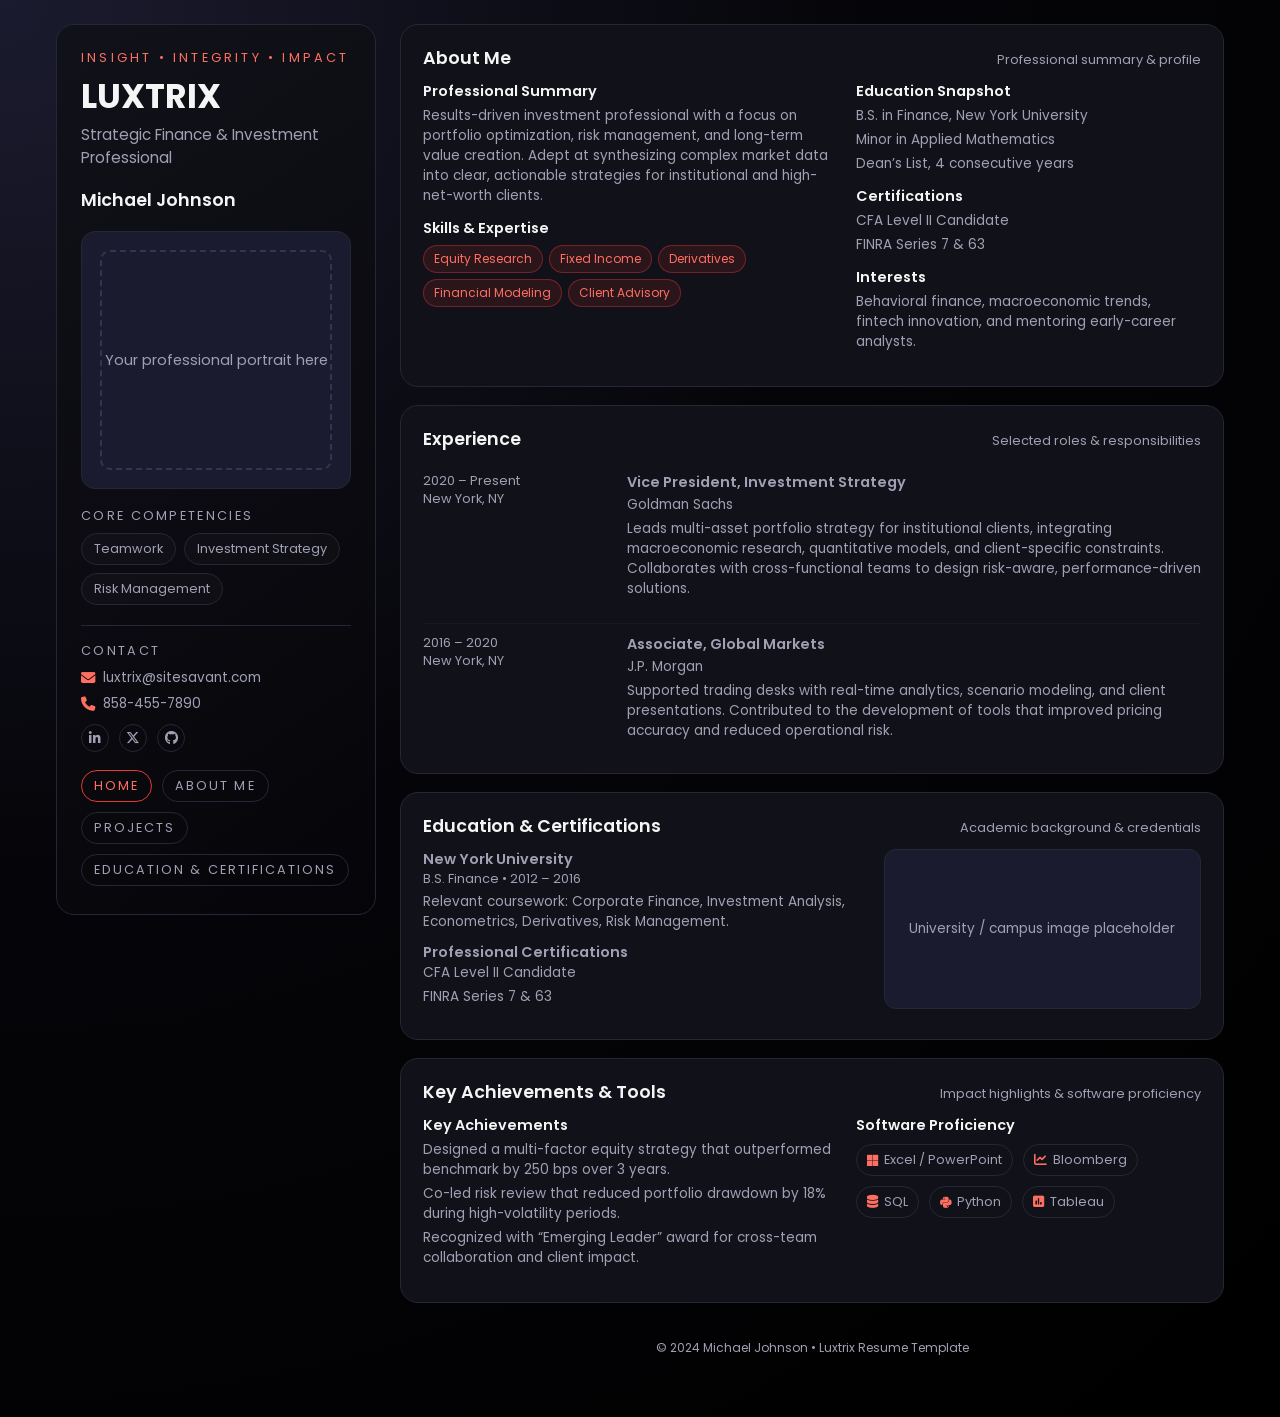
<file: Index.html>
<!DOCTYPE html>
<html lang="en">
<head>
  <meta charset="UTF-8" />
  <title>Luxtrix Style Resume</title>
  <meta name="viewport" content="width=device-width, initial-scale=1.0" />

  <!-- Google Font -->
  <link href="https://fonts.googleapis.com/css2?family=Poppins:wght@300;400;500;600;700&display=swap" rel="stylesheet" />
  <!-- Icons -->
  <link rel="stylesheet" href="https://cdnjs.cloudflare.com/ajax/libs/font-awesome/6.5.0/css/all.min.css" />

  <style>
    :root {
      --bg-dark: #050509;
      --bg-card: #111119;
      --accent: #e53935;
      --accent-soft: #ff6f61;
      --text-main: #f5f5f5;
      --text-muted: #a0a0b5;
      --border-subtle: #262636;
    }

    * {
      box-sizing: border-box;
      margin: 0;
      padding: 0;
    }

    body {
      font-family: "Poppins", sans-serif;
      background: radial-gradient(circle at top left, #1b1b2f 0, #050509 45%, #000 100%);
      color: var(--text-main);
      min-height: 100vh;
    }

    a {
      color: inherit;
      text-decoration: none;
    }

    /* LAYOUT */
    .page {
      max-width: 1200px;
      margin: 0 auto;
      padding: 24px 16px 60px;
      display: grid;
      grid-template-columns: 320px 1fr;
      gap: 24px;
    }

    @media (max-width: 900px) {
      .page {
        grid-template-columns: 1fr;
      }
    }

    /* LEFT SIDEBAR / HERO */
    .sidebar {
      background: linear-gradient(145deg, #111119, #050509);
      border-radius: 18px;
      padding: 24px 24px 28px;
      border: 1px solid var(--border-subtle);
      position: sticky;
      top: 16px;
      align-self: flex-start;
    }

    .brand-tag {
      font-size: 0.8rem;
      letter-spacing: 0.25em;
      text-transform: uppercase;
      color: var(--accent-soft);
      margin-bottom: 10px;
    }

    .hero-title {
      font-size: 2.1rem;
      font-weight: 700;
      line-height: 1.2;
      margin-bottom: 6px;
    }

    .hero-subtitle {
      font-size: 0.95rem;
      color: var(--text-muted);
      margin-bottom: 18px;
    }

    .hero-name {
      font-size: 1.1rem;
      font-weight: 600;
      margin-bottom: 18px;
    }

    .hero-photo {
      width: 100%;
      border-radius: 14px;
      overflow: hidden;
      margin-bottom: 18px;
      border: 1px solid var(--border-subtle);
      background: #1b1b2f;
      display: flex;
      align-items: center;
      justify-content: center;
      padding: 18px;
    }

    .hero-photo-placeholder {
      width: 100%;
      height: 220px;
      border-radius: 10px;
      border: 2px dashed #33354a;
      display: flex;
      align-items: center;
      justify-content: center;
      color: var(--text-muted);
      font-size: 0.9rem;
    }

    .core-competencies {
      margin-bottom: 20px;
    }

    .section-label {
      font-size: 0.8rem;
      text-transform: uppercase;
      letter-spacing: 0.18em;
      color: var(--text-muted);
      margin-bottom: 8px;
    }

    .pill-row {
      display: flex;
      flex-wrap: wrap;
      gap: 8px;
    }

    .pill {
      padding: 6px 12px;
      border-radius: 999px;
      border: 1px solid var(--border-subtle);
      font-size: 0.8rem;
      color: var(--text-muted);
      background: rgba(255, 255, 255, 0.02);
    }

    .contact-block {
      border-top: 1px solid var(--border-subtle);
      padding-top: 16px;
      margin-top: 10px;
      font-size: 0.85rem;
      color: var(--text-muted);
    }

    .contact-item {
      display: flex;
      align-items: center;
      gap: 8px;
      margin-bottom: 6px;
    }

    .contact-item i {
      color: var(--accent-soft);
      font-size: 0.9rem;
    }

    .social-row {
      margin-top: 10px;
      display: flex;
      gap: 10px;
    }

    .social-row a {
      width: 28px;
      height: 28px;
      border-radius: 50%;
      border: 1px solid var(--border-subtle);
      display: flex;
      align-items: center;
      justify-content: center;
      font-size: 0.85rem;
      color: var(--text-muted);
      transition: 0.2s;
    }

    .social-row a:hover {
      border-color: var(--accent-soft);
      color: var(--accent-soft);
    }

    /* NAV */
    .nav {
      display: flex;
      gap: 10px;
      margin-top: 18px;
      flex-wrap: wrap;
    }

    .nav a {
      font-size: 0.8rem;
      text-transform: uppercase;
      letter-spacing: 0.16em;
      padding: 6px 12px;
      border-radius: 999px;
      border: 1px solid var(--border-subtle);
      color: var(--text-muted);
      transition: 0.2s;
    }

    .nav a:hover,
    .nav a.active {
      border-color: var(--accent);
      color: var(--accent-soft);
    }

    /* MAIN CONTENT */
    .content {
      display: flex;
      flex-direction: column;
      gap: 18px;
    }

    .card {
      background: var(--bg-card);
      border-radius: 18px;
      padding: 20px 22px 22px;
      border: 1px solid var(--border-subtle);
    }

    .card-header {
      display: flex;
      align-items: baseline;
      justify-content: space-between;
      margin-bottom: 10px;
    }

    .card-title {
      font-size: 1.1rem;
      font-weight: 600;
    }

    .card-subtitle {
      font-size: 0.8rem;
      color: var(--text-muted);
    }

    .card-body {
      font-size: 0.9rem;
      color: var(--text-muted);
    }

    .two-col {
      display: grid;
      grid-template-columns: 1.2fr 1fr;
      gap: 18px;
    }

    @media (max-width: 700px) {
      .two-col {
        grid-template-columns: 1fr;
      }
    }

    .list-block {
      margin-bottom: 12px;
    }

    .list-title {
      font-size: 0.9rem;
      font-weight: 600;
      margin-bottom: 4px;
      color: var(--text-main);
    }

    .list-items {
      font-size: 0.85rem;
      color: var(--text-muted);
    }

    .list-items ul {
      list-style: none;
      padding-left: 0;
    }

    .list-items li {
      margin-bottom: 4px;
    }

    .badge-row {
      display: flex;
      flex-wrap: wrap;
      gap: 6px;
      margin-top: 6px;
    }

    .badge {
      font-size: 0.75rem;
      padding: 4px 10px;
      border-radius: 999px;
      background: rgba(229, 57, 53, 0.12);
      color: var(--accent-soft);
      border: 1px solid rgba(229, 57, 53, 0.4);
    }

    /* EXPERIENCE */
    .timeline {
      display: flex;
      flex-direction: column;
      gap: 14px;
      margin-top: 6px;
    }

    .timeline-item {
      display: grid;
      grid-template-columns: 1fr 3fr;
      gap: 12px;
      padding: 10px 0;
      border-top: 1px solid rgba(255, 255, 255, 0.03);
    }

    .timeline-item:first-child {
      border-top: none;
    }

    .timeline-meta {
      font-size: 0.8rem;
      color: var(--text-muted);
    }

    .timeline-role {
      font-size: 0.9rem;
      font-weight: 600;
      margin-bottom: 2px;
    }

    .timeline-company {
      font-size: 0.85rem;
      color: var(--text-muted);
      margin-bottom: 4px;
    }

    .timeline-desc {
      font-size: 0.85rem;
      color: var(--text-muted);
    }

    /* EDUCATION */
    .edu-grid {
      display: grid;
      grid-template-columns: 1.4fr 1fr;
      gap: 16px;
      margin-top: 6px;
    }

    @media (max-width: 700px) {
      .edu-grid {
        grid-template-columns: 1fr;
      }
    }

    .edu-item {
      margin-bottom: 10px;
    }

    .edu-title {
      font-size: 0.9rem;
      font-weight: 600;
    }

    .edu-meta {
      font-size: 0.8rem;
      color: var(--text-muted);
      margin-bottom: 4px;
    }

    .edu-photo {
      border-radius: 12px;
      border: 1px solid var(--border-subtle);
      background: #1b1b2f;
      height: 160px;
      display: flex;
      align-items: center;
      justify-content: center;
      font-size: 0.85rem;
      color: var(--text-muted);
    }

    /* SOFTWARE ICONS */
    .icon-row {
      display: flex;
      flex-wrap: wrap;
      gap: 10px;
      margin-top: 8px;
    }

    .icon-pill {
      display: inline-flex;
      align-items: center;
      gap: 6px;
      padding: 6px 10px;
      border-radius: 999px;
      border: 1px solid var(--border-subtle);
      font-size: 0.8rem;
      color: var(--text-muted);
    }

    .icon-pill i {
      color: var(--accent-soft);
    }

    /* FOOTER */
    .footer {
      text-align: center;
      font-size: 0.75rem;
      color: var(--text-muted);
      margin-top: 18px;
    }
  </style>
</head>
<body>

  <div class="page">
    <!-- SIDEBAR / HERO -->
    <aside class="sidebar">
      <div class="brand-tag">Insight • Integrity • Impact</div>
      <div class="hero-title">LUXTRIX</div>
      <div class="hero-subtitle">Strategic Finance & Investment Professional</div>
      <div class="hero-name">Michael Johnson</div>

      <div class="hero-photo">
        <div class="hero-photo-placeholder">
          Your professional portrait here
        </div>
      </div>

      <div class="core-competencies">
        <div class="section-label">Core Competencies</div>
        <div class="pill-row">
          <span class="pill">Teamwork</span>
          <span class="pill">Investment Strategy</span>
          <span class="pill">Risk Management</span>
        </div>
      </div>

      <div class="contact-block">
        <div class="section-label">Contact</div>
        <div class="contact-item">
          <i class="fa-solid fa-envelope"></i>
          <span>luxtrix@sitesavant.com</span>
        </div>
        <div class="contact-item">
          <i class="fa-solid fa-phone"></i>
          <span>858-455-7890</span>
        </div>
        <div class="social-row">
          <a href="#"><i class="fa-brands fa-linkedin-in"></i></a>
          <a href="#"><i class="fa-brands fa-x-twitter"></i></a>
          <a href="#"><i class="fa-brands fa-github"></i></a>
        </div>
      </div>

      <nav class="nav">
        <a href="#about" class="active">Home</a>
        <a href="#about">About Me</a>
        <a href="#projects">Projects</a>
        <a href="#education">Education &amp; Certifications</a>
      </nav>
    </aside>

    <!-- MAIN CONTENT -->
    <main class="content">
      <!-- ABOUT -->
      <section id="about" class="card">
        <div class="card-header">
          <div class="card-title">About Me</div>
          <div class="card-subtitle">Professional summary & profile</div>
        </div>
        <div class="card-body two-col">
          <div>
            <div class="list-block">
              <div class="list-title">Professional Summary</div>
              <div class="list-items">
                Results-driven investment professional with a focus on portfolio optimization, risk management, and long-term value creation. Adept at synthesizing complex market data into clear, actionable strategies for institutional and high-net-worth clients.
              </div>
            </div>

            <div class="list-block">
              <div class="list-title">Skills &amp; Expertise</div>
              <div class="badge-row">
                <span class="badge">Equity Research</span>
                <span class="badge">Fixed Income</span>
                <span class="badge">Derivatives</span>
                <span class="badge">Financial Modeling</span>
                <span class="badge">Client Advisory</span>
              </div>
            </div>
          </div>

          <div>
            <div class="list-block">
              <div class="list-title">Education Snapshot</div>
              <div class="list-items">
                <ul>
                  <li>B.S. in Finance, New York University</li>
                  <li>Minor in Applied Mathematics</li>
                  <li>Dean’s List, 4 consecutive years</li>
                </ul>
              </div>
            </div>

            <div class="list-block">
              <div class="list-title">Certifications</div>
              <div class="list-items">
                <ul>
                  <li>CFA Level II Candidate</li>
                  <li>FINRA Series 7 &amp; 63</li>
                </ul>
              </div>
            </div>

            <div class="list-block">
              <div class="list-title">Interests</div>
              <div class="list-items">
                Behavioral finance, macroeconomic trends, fintech innovation, and mentoring early-career analysts.
              </div>
            </div>
          </div>
        </div>
      </section>

      <!-- EXPERIENCE -->
      <section id="experience" class="card">
        <div class="card-header">
          <div class="card-title">Experience</div>
          <div class="card-subtitle">Selected roles & responsibilities</div>
        </div>
        <div class="card-body">
          <div class="timeline">
            <div class="timeline-item">
              <div class="timeline-meta">
                2020 – Present<br />
                New York, NY
              </div>
              <div>
                <div class="timeline-role">Vice President, Investment Strategy</div>
                <div class="timeline-company">Goldman Sachs</div>
                <div class="timeline-desc">
                  Leads multi-asset portfolio strategy for institutional clients, integrating macroeconomic research, quantitative models, and client-specific constraints. Collaborates with cross-functional teams to design risk-aware, performance-driven solutions.
                </div>
              </div>
            </div>

            <div class="timeline-item">
              <div class="timeline-meta">
                2016 – 2020<br />
                New York, NY
              </div>
              <div>
                <div class="timeline-role">Associate, Global Markets</div>
                <div class="timeline-company">J.P. Morgan</div>
                <div class="timeline-desc">
                  Supported trading desks with real-time analytics, scenario modeling, and client presentations. Contributed to the development of tools that improved pricing accuracy and reduced operational risk.
                </div>
              </div>
            </div>
          </div>
        </div>
      </section>

      <!-- EDUCATION & PROJECTS -->
      <section id="education" class="card">
        <div class="card-header">
          <div class="card-title">Education &amp; Certifications</div>
          <div class="card-subtitle">Academic background & credentials</div>
        </div>
        <div class="card-body edu-grid">
          <div>
            <div class="edu-item">
              <div class="edu-title">New York University</div>
              <div class="edu-meta">B.S. Finance • 2012 – 2016</div>
              <div class="list-items">
                Relevant coursework: Corporate Finance, Investment Analysis, Econometrics, Derivatives, Risk Management.
              </div>
            </div>

            <div class="edu-item">
              <div class="edu-title">Professional Certifications</div>
              <div class="list-items">
                <ul>
                  <li>CFA Level II Candidate</li>
                  <li>FINRA Series 7 &amp; 63</li>
                </ul>
              </div>
            </div>
          </div>

          <div>
            <div class="edu-photo">
              University / campus image placeholder
            </div>
          </div>
        </div>
      </section>

      <!-- PROJECTS / ACHIEVEMENTS -->
      <section id="projects" class="card">
        <div class="card-header">
          <div class="card-title">Key Achievements &amp; Tools</div>
          <div class="card-subtitle">Impact highlights & software proficiency</div>
        </div>
        <div class="card-body two-col">
          <div>
            <div class="list-block">
              <div class="list-title">Key Achievements</div>
              <div class="list-items">
                <ul>
                  <li>Designed a multi-factor equity strategy that outperformed benchmark by 250 bps over 3 years.</li>
                  <li>Co-led risk review that reduced portfolio drawdown by 18% during high-volatility periods.</li>
                  <li>Recognized with “Emerging Leader” award for cross-team collaboration and client impact.</li>
                </ul>
              </div>
            </div>
          </div>

          <div>
            <div class="list-block">
              <div class="list-title">Software Proficiency</div>
              <div class="icon-row">
                <span class="icon-pill"><i class="fa-brands fa-microsoft"></i> Excel / PowerPoint</span>
                <span class="icon-pill"><i class="fa-solid fa-chart-line"></i> Bloomberg</span>
                <span class="icon-pill"><i class="fa-solid fa-database"></i> SQL</span>
                <span class="icon-pill"><i class="fa-brands fa-python"></i> Python</span>
                <span class="icon-pill"><i class="fa-solid fa-square-poll-vertical"></i> Tableau</span>
              </div>
            </div>
          </div>
        </div>
      </section>

      <div class="footer">
        © 2024 Michael Johnson • Luxtrix Resume Template
      </div>
    </main>
  </div>

</body>
</html>
</file>
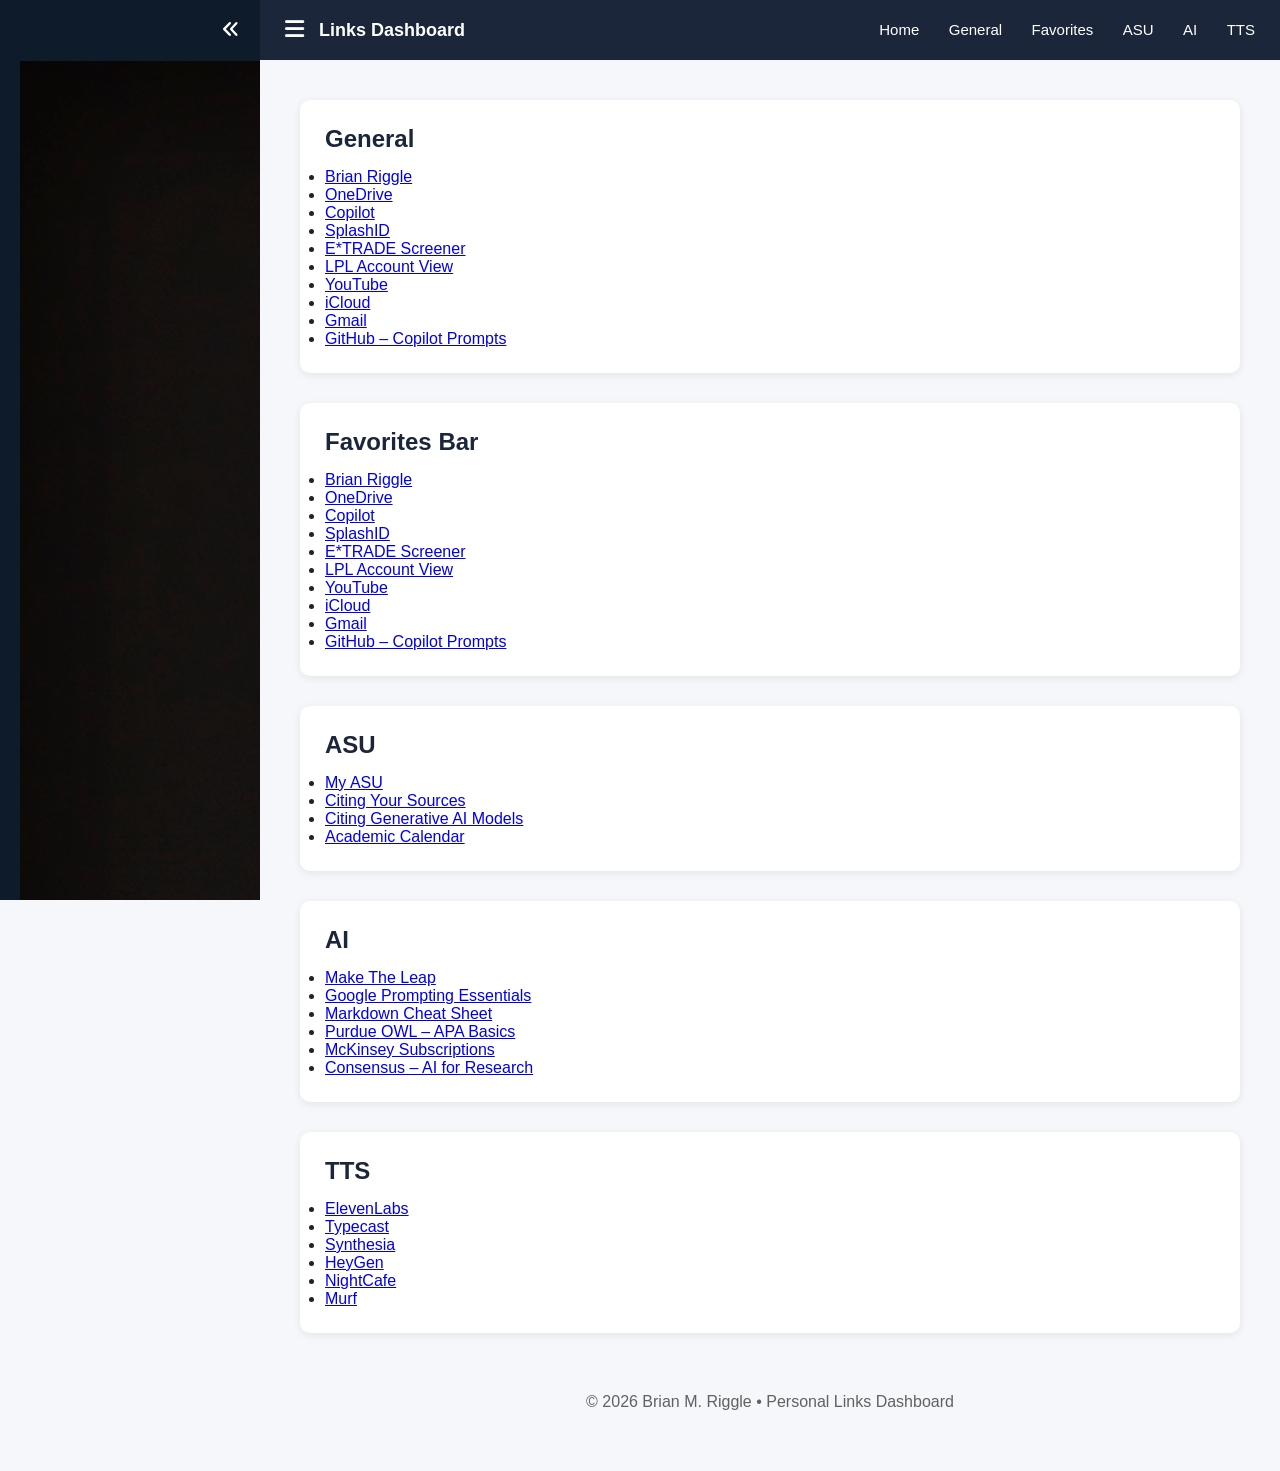
<file: links.html>
<!DOCTYPE html>
<html lang="en">

<head>
  <meta charset="UTF-8" />
  <meta name="viewport" content="width=device-width, initial-scale=1.0" />
  <title>Links | Brian Riggle</title>

  <link rel="stylesheet" href="Styles.css" />
  <link rel="stylesheet"
    href="https://cdnjs.cloudflare.com/ajax/libs/font-awesome/6.5.0/css/all.min.css" />
</head>

<body>

  <!-- SIDEBAR -->
  <aside class="sidebar" id="sidebar">
    <div class="sidebar-header">
      <button class="collapse-btn" id="collapseBtn">
        <i class="fa-solid fa-angles-left"></i>
      </button>
    </div>

    <div class="sidebar-content">
      <div class="profile-photo">
        <img src="images/Headshot.jpg" alt="Brian Riggle headshot" />
      </div>

      <div class="sidebar-title">AI Strategy & Governance Leader</div>
      <div class="sidebar-subtitle">Insight • Integrity • Impact</div>

      <div class="sidebar-name">Brian Riggle</div>

      <div class="sidebar-contact">
        <div><i class="fa-solid fa-envelope"></i> brianmriggle@hotmail.com</div>
        <div><i class="fa-solid fa-phone"></i> 580‑747‑9270</div>
      </div>

      <div class="sidebar-section-label">Navigation</div>
      <div class="sidebar-competencies">
        <a href="index.html">Home</a>
        <a href="links.html">Links</a>
      </div>
    </div>
  </aside>

  <!-- TOP NAV -->
  <header class="topnav">
    <div class="topnav-left">
      <button class="hamburger" id="hamburgerBtn">
        <i class="fa-solid fa-bars"></i>
      </button>
      <span class="topnav-title">Links Dashboard</span>
    </div>

    <nav class="topnav-links">
      <a href="index.html">Home</a>
      <a href="#general">General</a>
      <a href="#favorites">Favorites</a>
      <a href="#asu">ASU</a>
      <a href="#ai">AI</a>
      <a href="#tts">TTS</a>
    </nav>
  </header>

  <!-- MOBILE MENU -->
  <div class="mobile-menu" id="mobileMenu">
    <div class="mobile-menu-content">
      <div class="mobile-profile">
        <img src="images/Headshot.jpg" alt="Brian Riggle headshot" />
        <div class="mobile-name">Brian Riggle</div>
        <div class="mobile-email">brianmriggle@hotmail.com</div>
      </div>

      <a href="index.html">Home</a>
      <a href="#general">General</a>
      <a href="#favorites">Favorites</a>
      <a href="#asu">ASU</a>
      <a href="#ai">AI</a>
      <a href="#tts">TTS</a>
    </div>
  </div>

  <!-- MAIN CONTENT -->
  <main class="main-content">

    <!-- GENERAL -->
    <section id="general" class="card">
      <h2>General</h2>
      <ul class="link-list">
        <li><a href="https://calm-meadow-0cca89a1e.6.azurestaticapps.net/" target="_blank" rel="noopener noreferrer">Brian Riggle</a></li>
        <li><a href="https://onedrive.live.com/" target="_blank" rel="noopener noreferrer">OneDrive</a></li>
        <li><a href="https://copilot.microsoft.com/" target="_blank" rel="noopener noreferrer">Copilot</a></li>
        <li><a href="https://www.splashid.com/app/" target="_blank" rel="noopener noreferrer">SplashID</a></li>
        <li><a href="https://www.etrade.wallst.com/Research/Stocks/StockScreener" target="_blank" rel="noopener noreferrer">E*TRADE Screener</a></li>
        <li><a href="https://accountview.lpl.com/web/login" target="_blank" rel="noopener noreferrer">LPL Account View</a></li>
        <li><a href="https://www.youtube.com/" target="_blank" rel="noopener noreferrer">YouTube</a></li>
        <li><a href="https://www.icloud.com/" target="_blank" rel="noopener noreferrer">iCloud</a></li>
        <li><a href="https://mail.google.com/" target="_blank" rel="noopener noreferrer">Gmail</a></li>
        <li><a href="https://github.com/kesslernity/awesome-microsoft-copilot-prompts" target="_blank" rel="noopener noreferrer">GitHub – Copilot Prompts</a></li>
      </ul>
    </section>

    <!-- FAVORITES BAR -->
    <section id="favorites" class="card">
      <h2>Favorites Bar</h2>
      <ul class="link-list">
        <li><a href="https://calm-meadow-0cca89a1e.6.azurestaticapps.net/" target="_blank" rel="noopener noreferrer">Brian Riggle</a></li>
        <li><a href="https://onedrive.live.com/" target="_blank" rel="noopener noreferrer">OneDrive</a></li>
        <li><a href="https://copilot.microsoft.com/" target="_blank" rel="noopener noreferrer">Copilot</a></li>
        <li><a href="https://www.splashid.com/app/" target="_blank" rel="noopener noreferrer">SplashID</a></li>
        <li><a href="https://www.etrade.wallst.com/Research/Stocks/StockScreener" target="_blank" rel="noopener noreferrer">E*TRADE Screener</a></li>
        <li><a href="https://accountview.lpl.com/web/login" target="_blank" rel="noopener noreferrer">LPL Account View</a></li>
        <li><a href="https://www.youtube.com/" target="_blank" rel="noopener noreferrer">YouTube</a></li>
        <li><a href="https://www.icloud.com/" target="_blank" rel="noopener noreferrer">iCloud</a></li>
        <li><a href="https://mail.google.com/" target="_blank" rel="noopener noreferrer">Gmail</a></li>
        <li><a href="https://github.com/kesslernity/awesome-microsoft-copilot-prompts" target="_blank" rel="noopener noreferrer">GitHub – Copilot Prompts</a></li>
      </ul>
    </section>

    <!-- ASU -->
    <section id="asu" class="card">
      <h2>ASU</h2>
      <ul class="link-list">
        <li><a href="https://webapp4.asu.edu/myasu/" target="_blank" rel="noopener noreferrer">My ASU</a></li>
        <li><a href="https://tutorials.lib.asu.edu/tutorials/rise/citing-your-sources/index.html#/" target="_blank" rel="noopener noreferrer">Citing Your Sources</a></li>
        <li><a href="https://libguides.asu.edu/c.php?g=1311696&p=9700102" target="_blank" rel="noopener noreferrer">Citing Generative AI Models</a></li>
        <li><a href="https://registrar.asu.edu/academic-calendar" target="_blank" rel="noopener noreferrer">Academic Calendar</a></li>
      </ul>
    </section>

    <!-- AI -->
    <section id="ai" class="card">
      <h2>AI</h2>
      <ul class="link-list">
        <li><a href="https://make.theleap.co/manage/products" target="_blank" rel="noopener noreferrer">Make The Leap</a></li>
        <li><a href="https://www.coursera.org/specializations/prompting-essentials-google" target="_blank" rel="noopener noreferrer">Google Prompting Essentials</a></li>
        <li><a href="https://www.kaggle.com/code/cuecacuela/2025-the-ultimate-markdown-cheat-sheet" target="_blank" rel="noopener noreferrer">Markdown Cheat Sheet</a></li>
        <li><a href="https://owl.purdue.edu/owl/research_and_citation/apa_style/apa_formatting_and_style_guide/in_text_citations_the_basics.html" target="_blank" rel="noopener noreferrer">Purdue OWL – APA Basics</a></li>
        <li><a href="https://www.mckinsey.com/user-registration/manage-account/edit-subscriptions" target="_blank" rel="noopener noreferrer">McKinsey Subscriptions</a></li>
        <li><a href="https://consensus.app/" target="_blank" rel="noopener noreferrer">Consensus – AI for Research</a></li>
      </ul>
    </section>

    <!-- TTS -->
    <section id="tts" class="card">
      <h2>TTS</h2>
      <ul class="link-list">
        <li><a href="https://elevenlabs.io/app/home" target="_blank" rel="noopener noreferrer">ElevenLabs</a></li>
        <li><a href="https://typecast.ai/" target="_blank" rel="noopener noreferrer">Typecast</a></li>
        <li><a href="https://app.synthesia.io/" target="_blank" rel="noopener noreferrer">Synthesia</a></li>
        <li><a href="https://app.heygen.com/get-started" target="_blank" rel="noopener noreferrer">HeyGen</a></li>
        <li><a href="https://creator.nightcafe.studio/" target="_blank" rel="noopener noreferrer">NightCafe</a></li>
        <li><a href="https://murf.ai/studio/" target="_blank" rel="noopener noreferrer">Murf</a></li>
      </ul>
    </section>

    <footer class="footer">
      © 2026 Brian M. Riggle • Personal Links Dashboard
    </footer>

  </main>

  <!-- JS -->
  <script>
    const sidebar = document.getElementById("sidebar");
    const collapseBtn = document.getElementById("collapseBtn");
    const hamburgerBtn = document.getElementById("hamburgerBtn");
    const mobileMenu = document.getElementById("mobileMenu");

    collapseBtn.addEventListener("click", () => {
      sidebar.classList.toggle("collapsed");
    });

    hamburgerBtn.addEventListener("click", () => {
      mobileMenu.classList.toggle("open");
    });
  </script>

</body>
</html>
</file>
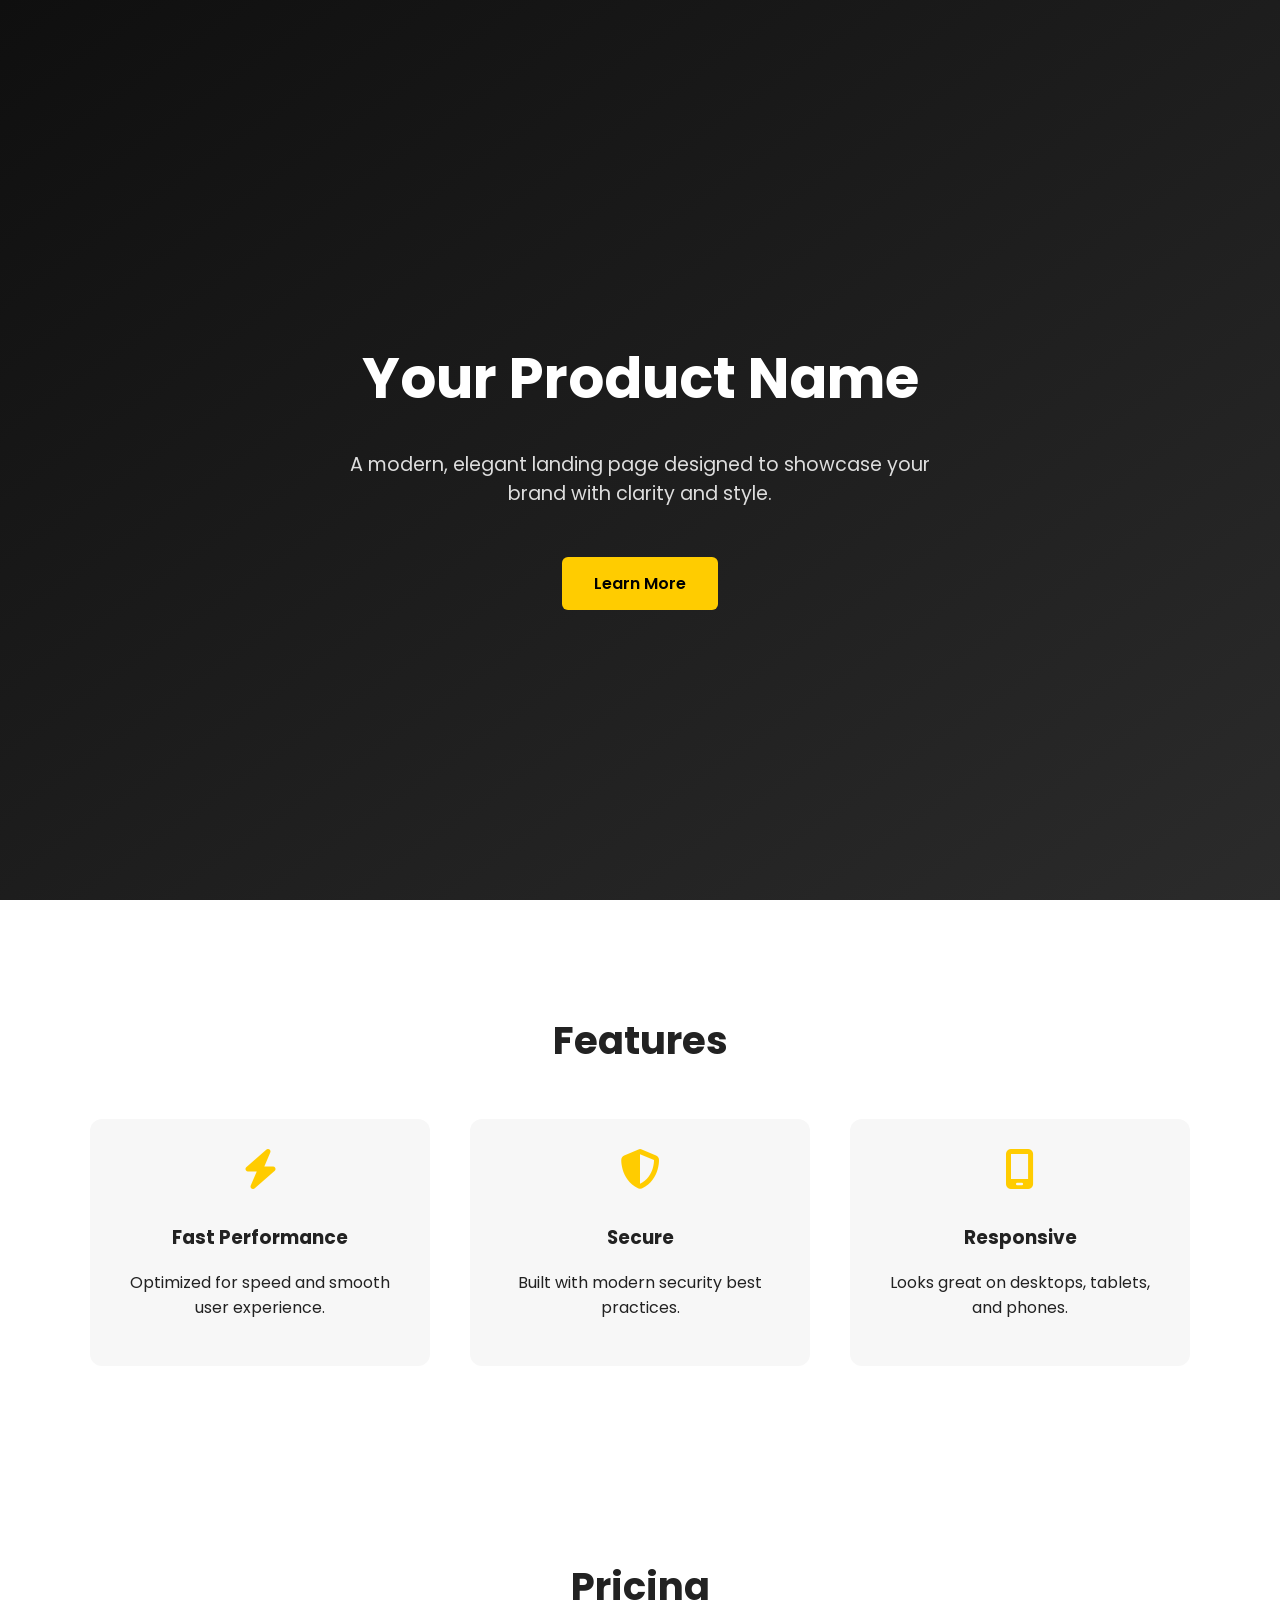
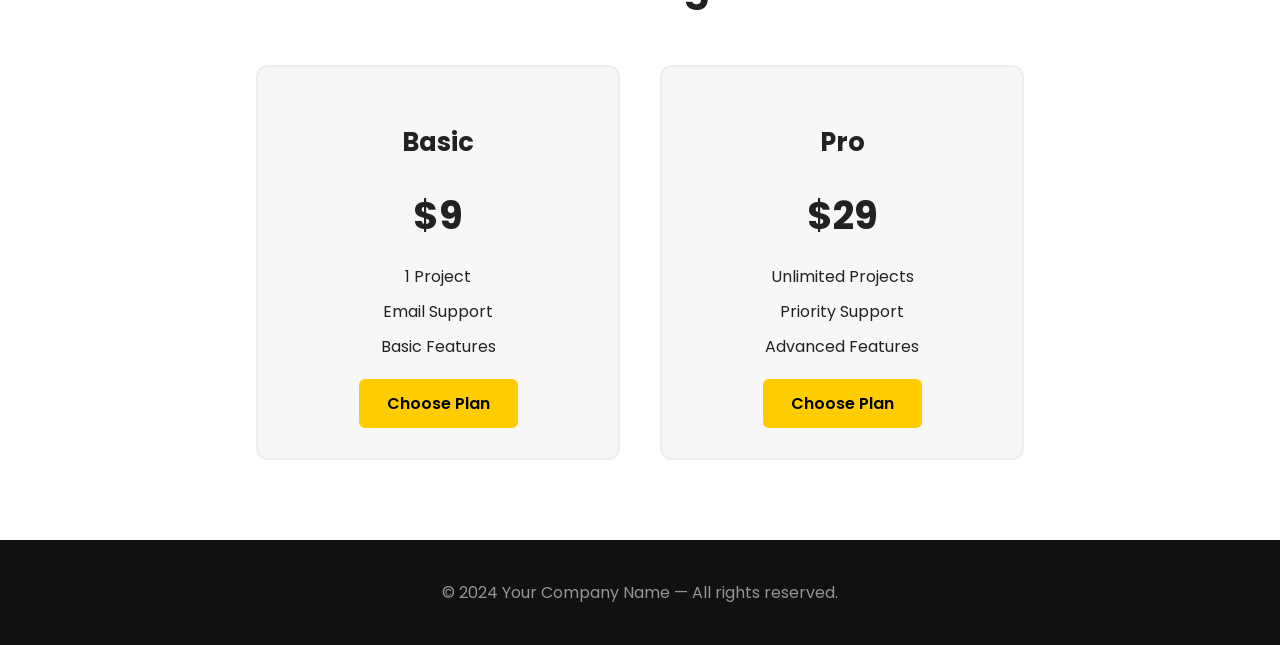
<file: Version 1 index.html>
<!DOCTYPE html>
<html lang="en">
<head>
    <meta charset="UTF-8" />
    <meta name="viewport" content="width=device-width, initial-scale=1.0" />
    <title>Luxtrix‑Style Landing Page</title>

    <!-- Google Fonts -->
    <link href="https://fonts.googleapis.com/css2?family=Poppins:wght@300;400;600;700&display=swap" rel="stylesheet">

    <!-- Icons -->
    <link rel="stylesheet" href="https://cdnjs.cloudflare.com/ajax/libs/font-awesome/6.5.0/css/all.min.css">

    <style>
        body {
            margin: 0;
            font-family: "Poppins", sans-serif;
            color: #222;
            background: #fff;
        }

        /* HERO SECTION */
        .hero {
            height: 100vh;
            background: linear-gradient(to bottom right, #0f0f0f, #2b2b2b);
            color: white;
            display: flex;
            flex-direction: column;
            justify-content: center;
            align-items: center;
            text-align: center;
            padding: 0 20px;
        }

        .hero h1 {
            font-size: 3.5rem;
            margin-bottom: 10px;
            font-weight: 700;
        }

        .hero p {
            font-size: 1.2rem;
            max-width: 600px;
            opacity: 0.85;
        }

        .hero .cta {
            margin-top: 30px;
            padding: 14px 32px;
            background: #ffcc00;
            color: #000;
            border-radius: 6px;
            font-weight: 600;
            text-decoration: none;
            transition: 0.3s;
        }

        .cta:hover {
            background: #ffe066;
        }

        /* FEATURES */
        .section {
            padding: 80px 20px;
            max-width: 1100px;
            margin: auto;
        }

        .section h2 {
            text-align: center;
            font-size: 2.4rem;
            margin-bottom: 50px;
        }

        .features {
            display: grid;
            grid-template-columns: repeat(auto-fit, minmax(260px, 1fr));
            gap: 40px;
        }

        .feature-box {
            text-align: center;
            padding: 30px;
            border-radius: 12px;
            background: #f7f7f7;
            transition: 0.3s;
        }

        .feature-box:hover {
            transform: translateY(-6px);
        }

        .feature-box i {
            font-size: 40px;
            margin-bottom: 15px;
            color: #ffcc00;
        }

        /* PRICING */
        .pricing {
            display: flex;
            flex-wrap: wrap;
            justify-content: center;
            gap: 40px;
        }

        .price-card {
            width: 300px;
            padding: 30px;
            border-radius: 12px;
            background: #f7f7f7;
            text-align: center;
            border: 2px solid #eee;
        }

        .price-card h3 {
            font-size: 1.6rem;
        }

        .price-card .price {
            font-size: 2.4rem;
            margin: 20px 0;
            font-weight: 700;
        }

        .price-card ul {
            list-style: none;
            padding: 0;
            margin: 0 0 20px 0;
        }

        .price-card li {
            margin: 10px 0;
        }

        .price-card a {
            display: inline-block;
            padding: 12px 28px;
            background: #ffcc00;
            color: #000;
            border-radius: 6px;
            text-decoration: none;
            font-weight: 600;
        }

        /* FOOTER */
        footer {
            background: #111;
            color: #ccc;
            padding: 40px 20px;
            text-align: center;
        }

        footer p {
            margin: 0;
            opacity: 0.7;
        }
    </style>
</head>

<body>

    <!-- HERO -->
    <section class="hero">
        <h1>Your Product Name</h1>
        <p>A modern, elegant landing page designed to showcase your brand with clarity and style.</p>
        <a href="#features" class="cta">Learn More</a>
    </section>

    <!-- FEATURES -->
    <section id="features" class="section">
        <h2>Features</h2>
        <div class="features">
            <div class="feature-box">
                <i class="fa-solid fa-bolt"></i>
                <h3>Fast Performance</h3>
                <p>Optimized for speed and smooth user experience.</p>
            </div>

            <div class="feature-box">
                <i class="fa-solid fa-shield-halved"></i>
                <h3>Secure</h3>
                <p>Built with modern security best practices.</p>
            </div>

            <div class="feature-box">
                <i class="fa-solid fa-mobile-screen"></i>
                <h3>Responsive</h3>
                <p>Looks great on desktops, tablets, and phones.</p>
            </div>
        </div>
    </section>

    <!-- PRICING -->
    <section class="section">
        <h2>Pricing</h2>
        <div class="pricing">
            <div class="price-card">
                <h3>Basic</h3>
                <div class="price">$9</div>
                <ul>
                    <li>1 Project</li>
                    <li>Email Support</li>
                    <li>Basic Features</li>
                </ul>
                <a href="#">Choose Plan</a>
            </div>

            <div class="price-card">
                <h3>Pro</h3>
                <div class="price">$29</div>
                <ul>
                    <li>Unlimited Projects</li>
                    <li>Priority Support</li>
                    <li>Advanced Features</li>
                </ul>
                <a href="#">Choose Plan</a>
            </div>
        </div>
    </section>

    <!-- FOOTER -->
    <footer>
        <p>© 2024 Your Company Name — All rights reserved.</p>
    </footer>

</body>
</html>
</file>
<file: Styles.css>
/* ---------------------------------------------------------
   GLOBAL RESET & BASE
--------------------------------------------------------- */
* {
    margin: 0;
    padding: 0;
    box-sizing: border-box;
}

body {
    font-family: "Segoe UI", Arial, sans-serif;
    background: #f5f7fa;
    color: #222;
    display: flex;
}

/* ---------------------------------------------------------
   COLLAPSIBLE SIDEBAR
--------------------------------------------------------- */
.sidebar {
    width: 260px;
    background: #0d1b2a;
    color: white;
    height: 100vh;
    position: fixed;
    left: 0;
    top: 0;
    padding: 20px;
    transition: width 0.3s ease;
    overflow-y: auto;
}

.sidebar.collapsed {
    width: 80px;
}

.sidebar-header {
    display: flex;
    justify-content: flex-end;
}

.collapse-btn {
    background: none;
    border: none;
    color: white;
    font-size: 18px;
    cursor: pointer;
}

.sidebar-content {
    margin-top: 20px;
    text-align: center;
}

/* ---------------------------------------------------------
   RECTANGULAR LOGO CONTAINER (HORIZONTAL FIT)
--------------------------------------------------------- */
.sidebar-logo-container {
    width: 96%;
    background-color: #0d1b2a;
    margin: 0 auto;
    border-radius: 6px;
    display: flex;
    align-items: center;
    justify-content: center;
    padding: 8px 0;
}

.sidebar-logo {
    width: 100%;
    height: auto;
    object-fit: contain;
    border-radius: 0;
    border: none;
}

.sidebar.collapsed .sidebar-logo-container {
    padding: 4px 0;
}

.sidebar.collapsed .sidebar-logo {
    width: 80%;
}

/* ---------------------------------------------------------
   SIDEBAR TEXT SECTIONS
--------------------------------------------------------- */
.sidebar-title {
    font-size: 18px;
    font-weight: bold;
    margin-top: 15px;
}

.sidebar-subtitle {
    font-size: 12px;
    opacity: 0.8;
    margin-bottom: 15px;
}

.sidebar-name {
    font-size: 16px;
    margin-top: 10px;
}

.sidebar-contact {
    margin-top: 15px;
    font-size: 13px;
    line-height: 1.6;
}

/* ---------------------------------------------------------
   SOCIAL ICONS
--------------------------------------------------------- */
.sidebar-social {
    margin-top: 20px;
    display: flex;
    justify-content: center;
    gap: 15px;
}

.sidebar-social a {
    color: white;
    font-size: 18px;
    transition: 0.2s;
}

.sidebar-social a:hover {
    color: #4cc9f0;
}

/* Hide sidebar content when collapsed */
.sidebar.collapsed .sidebar-content > *:not(.sidebar-logo-container) {
    display: none;
}

/* ---------------------------------------------------------
   TOP NAVIGATION BAR
--------------------------------------------------------- */
.topnav {
    position: fixed;
    left: 260px;
    top: 0;
    right: 0;
    height: 60px;
    background: #1b263b;
    color: white;
    display: flex;
    align-items: center;
    justify-content: space-between;
    padding: 0 25px;
    transition: left 0.3s ease;
    z-index: 10;
}

.sidebar.collapsed ~ .topnav {
    left: 80px;
}

.topnav-left {
    display: flex;
    align-items: center;
    gap: 15px;
}

.hamburger {
    background: none;
    border: none;
    color: white;
    font-size: 22px;
    cursor: pointer;
}

.topnav-title {
    font-size: 18px;
    font-weight: bold;
}

.topnav-links a {
    color: white;
    margin-left: 25px;
    text-decoration: none;
    font-size: 15px;
    transition: 0.2s;
}

.topnav-links a:hover {
    color: #4cc9f0;
}

/* ---------------------------------------------------------
   MOBILE MENU
--------------------------------------------------------- */
.mobile-menu {
    position: fixed;
    top: 0;
    left: -260px;
    width: 260px;
    height: 100vh;
    background: #0d1b2a;
    color: white;
    padding: 20px;
    transition: left 0.3s ease;
    z-index: 20;
}

.mobile-menu.open {
    left: 0;
}

.mobile-menu-content a {
    display: block;
    margin-top: 20px;
    color: white;
    text-decoration: none;
    font-size: 16px;
}

.mobile-profile img {
    width: 80px;
    height: 80px;
    border-radius: 50%;
    margin-bottom: 10px;
}

/* ---------------------------------------------------------
   MAIN CONTENT AREA
--------------------------------------------------------- */
.main-content {
    margin-left: 260px;
    padding: 100px 40px 40px;
    width: 100%;
    transition: margin-left 0.3s ease;
}

.sidebar.collapsed ~ .main-content {
    margin-left: 80px;
}

/* ---------------------------------------------------------
   CARDS
--------------------------------------------------------- */
.card {
    background: white;
    padding: 25px;
    border-radius: 10px;
    margin-bottom: 30px;
    box-shadow: 0 2px 8px rgba(0,0,0,0.08);
}

.card h2 {
    margin-bottom: 15px;
    color: #1b263b;
}

.card h3 {
    margin-top: 20px;
    margin-bottom: 10px;
    color: #415a77;
}

/* ---------------------------------------------------------
   BLUE-LINE LIST (used in main content only)
--------------------------------------------------------- */
.blue-line-list {
    border-left: 4px solid #1e88e5;
    padding-left: 20px;
    list-style: none;
    margin-top: 10px;
}

.blue-line-list li {
    margin-bottom: 10px;
}

/* ---------------------------------------------------------
   TIMELINE (RESTORED FORMATTING)
--------------------------------------------------------- */
.timeline {
    display: flex;
    flex-direction: column;
    gap: 25px;
}

.timeline-item {
    border-left: 4px solid #4cc9f0;
    padding-left: 15px;
    margin-bottom: 20px;
}

.timeline-date {
    font-size: 13px;
    opacity: 0.7;
    margin-bottom: 4px;
}

.timeline-role {
    font-size: 18px;
    font-weight: bold;
    margin-bottom: 4px;
}

.timeline-company {
    font-size: 14px;
    opacity: 0.8;
    margin-bottom: 10px;
}

.timeline-item p {
    margin-bottom: 8px;
    line-height: 1.5;
}

/* ---------------------------------------------------------
   CTA CARD (bullets only)
--------------------------------------------------------- */
.sidebar-cta-card {
    background: #0a2a43;
    color: white;
    padding: 15px;
    border-radius: 10px;
    margin-top: 25px;
    text-align: left;
}

.sidebar-cta-card h3 {
    color: #4fc3f7;
    margin-bottom: 10px;
}

.sidebar-cta-card ul {
    list-style: disc;
    padding-left: 20px;
    margin-top: 10px;
}

.sidebar-cta-card a {
    background: #2e7d32;
    color: white;
    padding: 8px 14px;
    border-radius: 6px;
    text-decoration: none;
    display: inline-block;
    margin-top: 10px;
}

/* ---------------------------------------------------------
   FOOTER
--------------------------------------------------------- */
.footer {
    text-align: center;
    padding: 20px;
    margin-top: 40px;
    opacity: 0.7;
}

/* ---------------------------------------------------------
   RESPONSIVE BEHAVIOR
--------------------------------------------------------- */
@media (max-width: 900px) {
    .topnav-links {
        display: none;
    }
}

@media (max-width: 700px) {
    .sidebar {
        display: none;
    }

    .topnav {
        left: 0 !important;
    }

    .main-content {
        margin-left: 0 !important;
        padding: 100px 20px 20px;
    }
}
</file>
